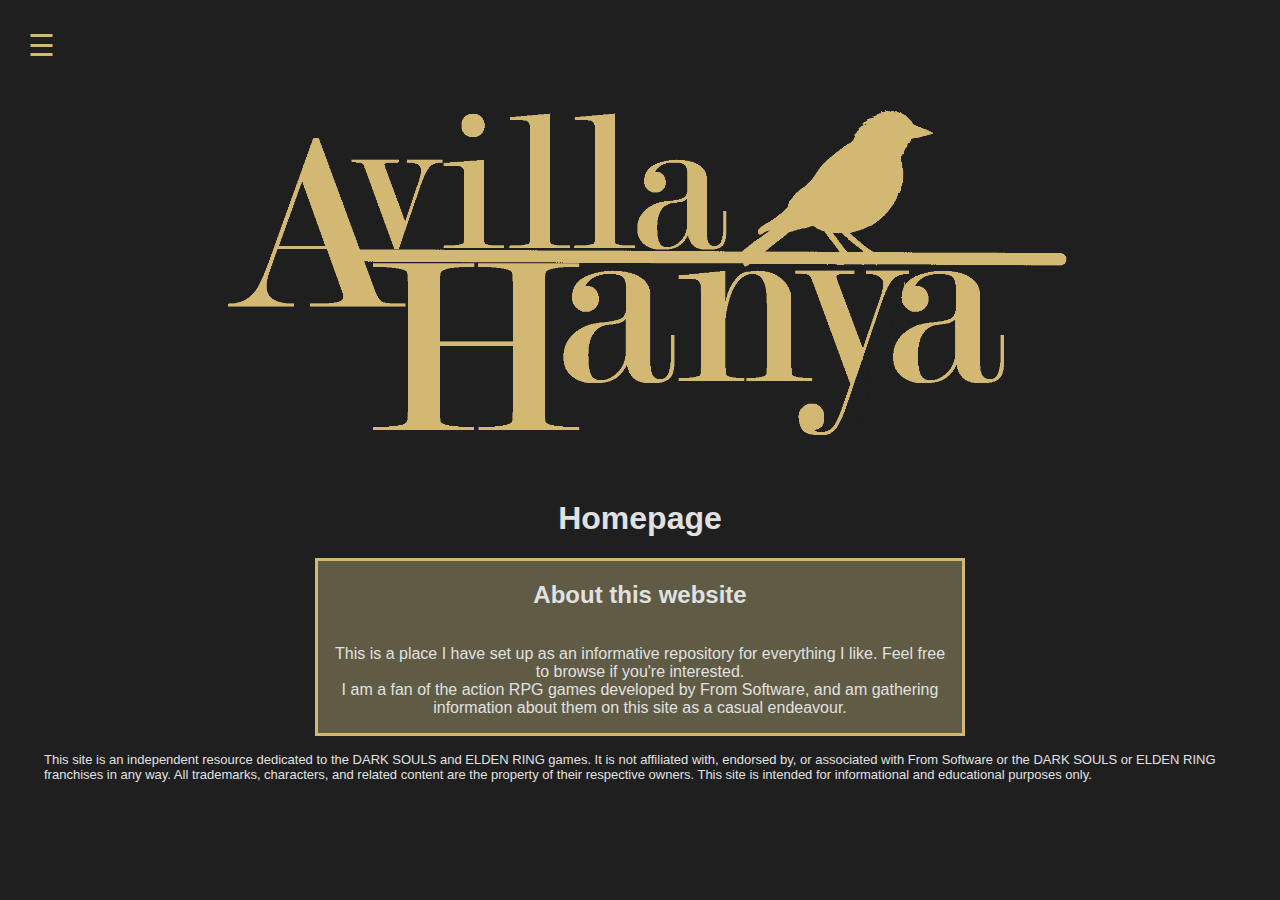
<file: index.html>
<!DOCTYPE html>
<html lang="en">
  <head>
    <meta charset="UTF-8" />
    <meta name="viewport" content="width=device-width, initial-scale=1.0" />
    <title>Avilla Hanya</title>
    <link rel="icon" type="image/x-icon" href="/Images/lark_favicon.png">
    <link rel="stylesheet" href="/Pages/style.css" />
    <script src="/Pages/script.js"></script>
  </head>

  <body>
    <section id="main">
      <section id="sideNav" class="sideNav">
        <a href="javascript:void(0)" class="closeButton" onclick="closeNav()"
          >&times;</a
        >
        <a href="index.html">Home</a>
        <a href="dsmain.html">Dark Souls</a>
        <a href="ermain.html">Elden Ring</a>
        <a href="nrmain.html">Elden Ring: Nightreign</a>
        <a href="optimiser.html">Class Optimiser</a>
      </section>
      <span onclick="openNav()">&#9776;</span>
      <main>
        <section class="logoHeader">
          <a href="quiz.html"><img src="/Images/avillahanya_logo_er.png" /></a>
        </section>
        <h1>Homepage</h1>
        <section class="textBox">
          <h2>About this website</h2>
          <p>
            This is a place I have set up as an informative repository for
            everything I like. Feel free to browse if you're interested.
            <br>
            I am a fan of the action RPG games developed by From Software, and am gathering information about them on this site as a casual endeavour.
          </p>
        </section>
      </main>
      <footer>
        <p class="footerDisc">
          This site is an independent resource dedicated to the DARK SOULS and ELDEN RING games. It is not affiliated with, endorsed by, or associated with From Software or the DARK SOULS or ELDEN RING franchises in any way. All trademarks, characters, and related content are the property of their respective owners. This site is intended for informational and educational purposes only.
        </p>
      </footer>
    </section>
  </body>
</html>
</file>
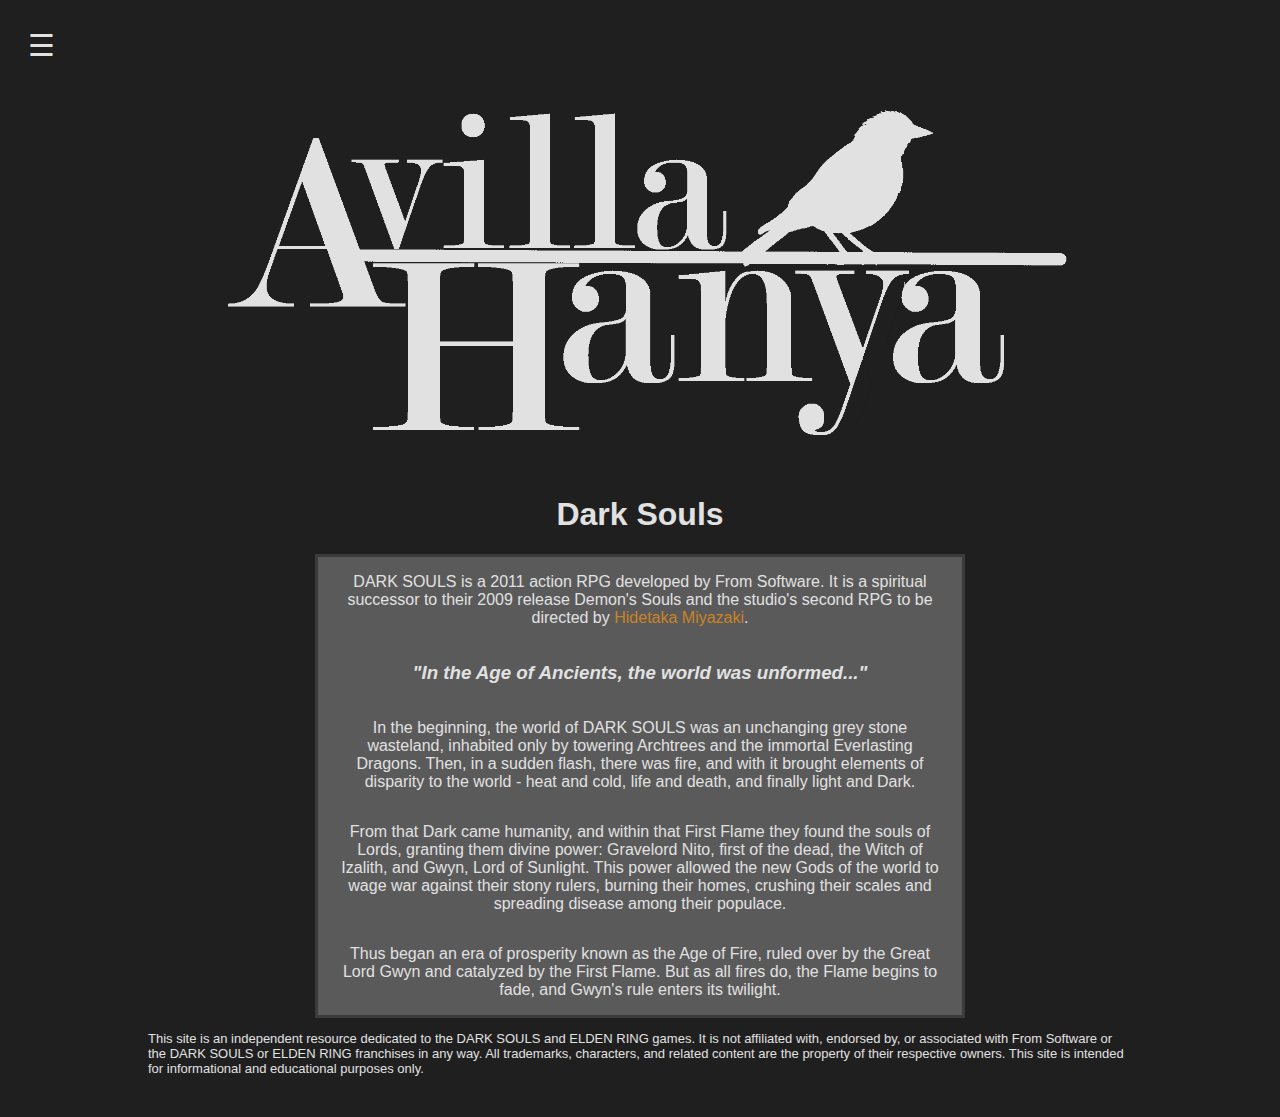
<file: dsmain.html>
<!DOCTYPE html>
<html lang="en">
  <head>
    <meta charset="UTF-8" />
    <meta name="viewport" content="width=device-width, initial-scale=1.0" />
    <title>Dark Souls - Avilla Hanya</title>
    <link rel="icon" type="image/x-icon" href="Images/ds_favicon.png" />
    <link rel="stylesheet" href="Pages/style_ds.css" />
    <script src="Pages/script.js"></script>
  </head>

  <body>
    <section id="main">
      <section id="sideNav" class="sideNav">
        <a href="javascript:void(0)" class="closeButton" onclick="closeNav()">&times;</a>
        <a href="index.html">Home</a>
        <a href="dsmain.html">Dark Souls</a>
        <a href="ermain.html">Elden Ring</a>
        <a href="nrmain.html">Elden Ring: Nightreign</a>
        <a href="optimiser.html">Class Optimiser</a>
      </section>
      <span onclick="openNav()">&#9776;</span>
      <main>
        <header class="logoHeader">
          <img src="Images/avillahanya_logo_ds.png" />
        </header>
        <h1>Dark Souls</h1>
        <section class="textBox">
          <p>
            DARK SOULS is a 2011 action RPG developed by From Software. It is a spiritual successor to their 2009 release Demon's Souls and the studio's second RPG to be directed by <a href="https://en.wikipedia.org/wiki/Hidetaka_Miyazaki">Hidetaka Miyazaki</a>.
          </p>
          <h3><i>"In the Age of Ancients, the world was unformed..."</i></h3>
          <p>
            In the beginning, the world of DARK SOULS was an unchanging grey stone wasteland, inhabited only by towering Archtrees and the immortal Everlasting Dragons. Then, in a sudden flash, there was fire, and with it brought elements of disparity to the world - heat and cold, life and death, and finally light and Dark.
          </p>
          <p>
            From that Dark came humanity, and within that First Flame they found the souls of Lords, granting them divine power: Gravelord Nito, first of the dead, the Witch of Izalith, and Gwyn, Lord of Sunlight. This power allowed the new Gods of the world to wage war against their stony rulers, burning their homes, crushing their scales and spreading disease among their populace.
          </p>
          <p>
            Thus began an era of prosperity known as the Age of Fire, ruled over by the Great Lord Gwyn and catalyzed by the First Flame. But as all fires do, the Flame begins to fade, and Gwyn's rule enters its twilight.
          </p>
        </section>
      </main>
      <footer>
        <p class="footerDisc">
          This site is an independent resource dedicated to the DARK SOULS and
          ELDEN RING games. It is not affiliated with, endorsed by, or
          associated with From Software or the DARK SOULS or ELDEN RING
          franchises in any way. All trademarks, characters, and related content
          are the property of their respective owners. This site is intended for
          informational and educational purposes only.
        </p>
      </footer>
    </section>
  </body>
</html>
</file>
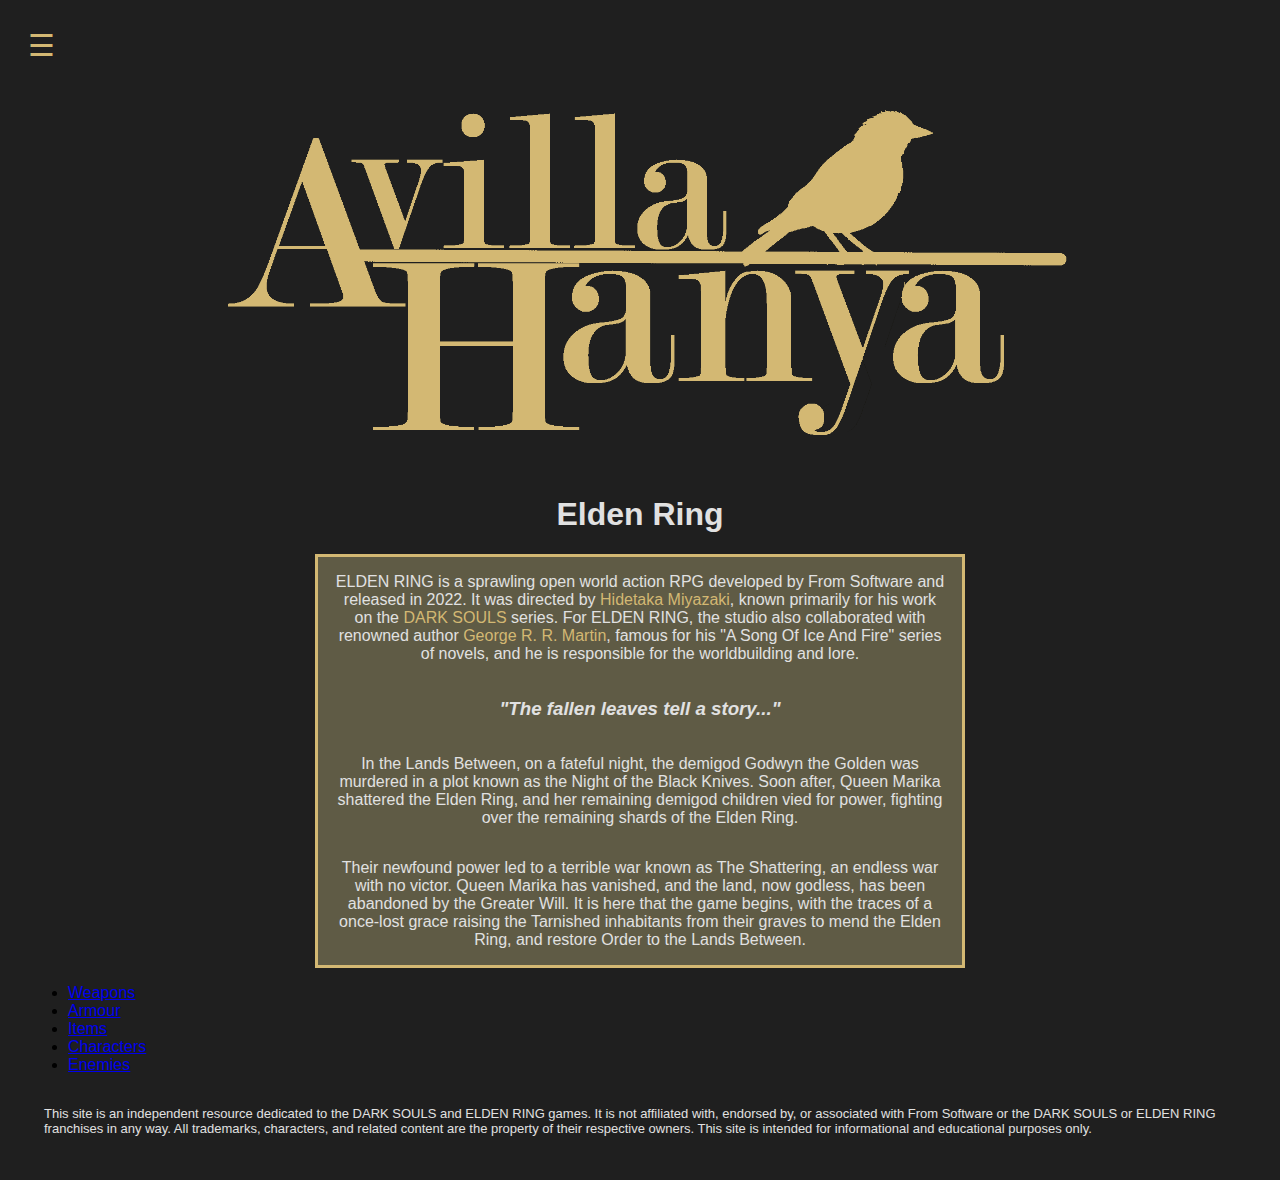
<file: ermain.html>
<!DOCTYPE html>
<html lang="en">
  <head>
    <meta charset="UTF-8" />
    <meta name="viewport" content="width=device-width, initial-scale=1.0" />
    <title>Elden Ring - Avilla Hanya</title>
    <link rel="icon" type="image/x-icon" href="Images/lark_favicon.png" />
    <link rel="stylesheet" href="Pages/style.css" />
    <script src="Pages/script.js"></script>
  </head>

  <body>
    <section id="main">
      <section id="sideNav" class="sideNav">
        <a href="javascript:void(0)" class="closeButton" onclick="closeNav()"
          >&times;</a
        >
        <a href="index.html">Home</a>
        <a href="dsmain.html">Dark Souls</a>
        <a href="ermain.html">Elden Ring</a>
        <a href="nrmain.html">Elden Ring: Nightreign</a>
        <a href="optimiser.html">Class Optimiser</a>
      </section>
      <span onclick="openNav()">&#9776;</span>
      <main>
        <header class="logoHeader">
          <img src="Images/avillahanya_logo_er.png" />
        </header>
        <h1>Elden Ring</h1>
        <section class="textBox">
          <p>
            ELDEN RING is a sprawling open world action RPG developed by From
            Software and released in 2022. It was directed by
            <a href="https://en.wikipedia.org/wiki/Hidetaka_Miyazaki"
              >Hidetaka Miyazaki</a
            >, known primarily for his work on the
            <a href="dsmain.html">DARK SOULS</a> series. For ELDEN RING, the
            studio also collaborated with renowned author
            <a href="https://en.wikipedia.org/wiki/George_R._R._Martin"
              >George R. R. Martin</a
            >, famous for his "A Song Of Ice And Fire" series of novels, and he
            is responsible for the worldbuilding and lore.
          </p>
          <h3><i>"The fallen leaves tell a story..."</i></h3>
          <p>
            In the Lands Between, on a fateful night, the demigod Godwyn the
            Golden was murdered in a plot known as the Night of the Black
            Knives. Soon after, Queen Marika shattered the Elden Ring, and her
            remaining demigod children vied for power, fighting over the
            remaining shards of the Elden Ring.
          </p>
          <p>
            Their newfound power led to a terrible war known as The Shattering,
            an endless war with no victor. Queen Marika has vanished, and the
            land, now godless, has been abandoned by the Greater Will. It is
            here that the game begins, with the traces of a once-lost grace
            raising the Tarnished inhabitants from their graves to mend the
            Elden Ring, and restore Order to the Lands Between.
          </p>
        </section>
        <ul class="subNav">
          <li><a href="partisan.html">Weapons</a></li>
          <li><a href="index.html">Armour</a></li>
          <li><a href="index.html">Items</a></li>
          <li><a href="index.html">Characters</a></li>
          <li><a href="index.html">Enemies</a></li>
        </ul>
      </main>
      <footer>
        <p class="footerDisc">
          This site is an independent resource dedicated to the DARK SOULS and
          ELDEN RING games. It is not affiliated with, endorsed by, or
          associated with From Software or the DARK SOULS or ELDEN RING
          franchises in any way. All trademarks, characters, and related content
          are the property of their respective owners. This site is intended for
          informational and educational purposes only.
        </p>
      </footer>
    </section>
  </body>
</html>
</file>
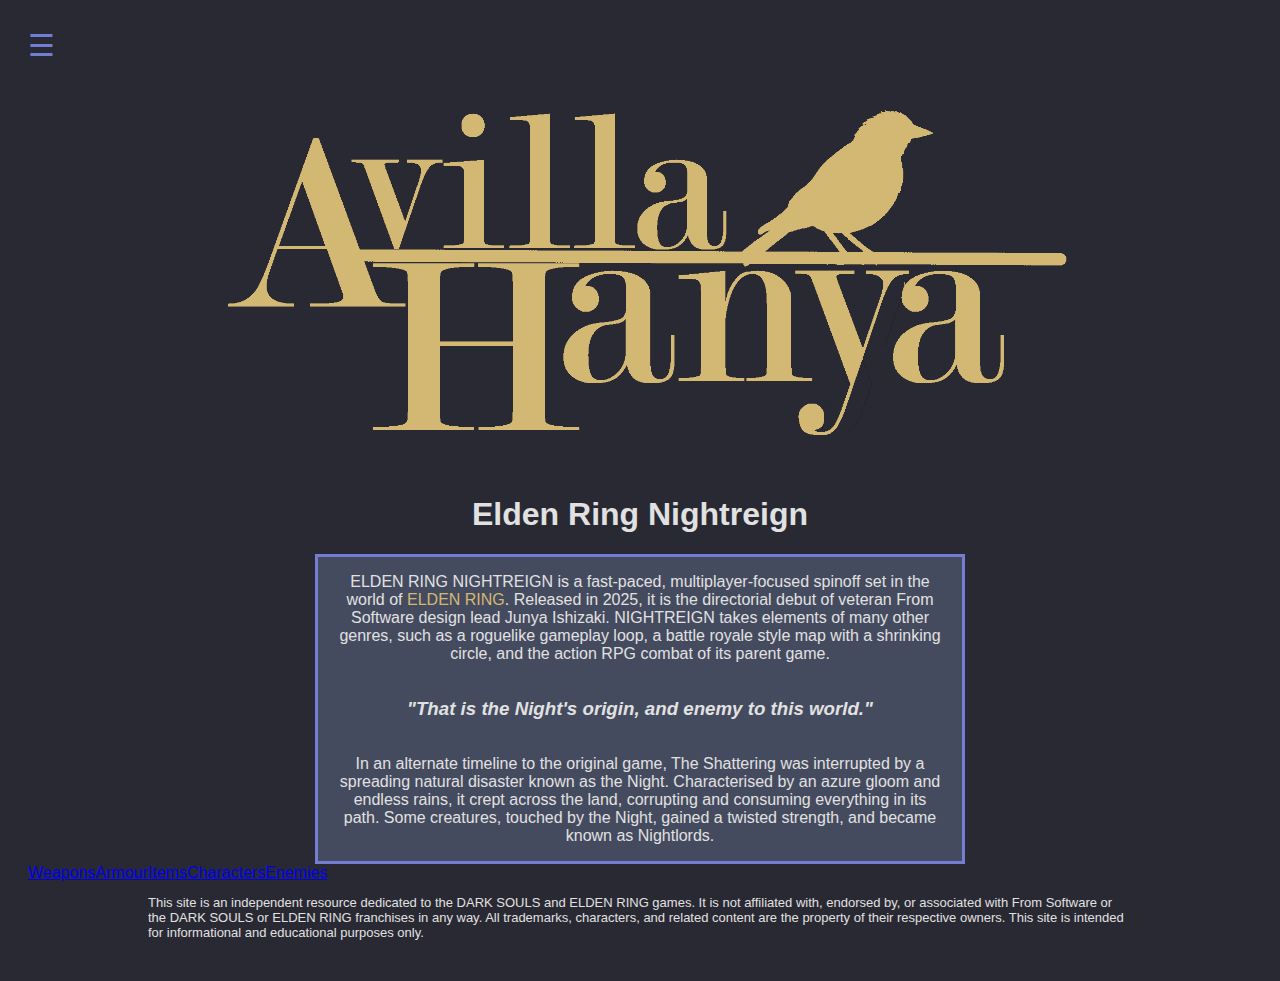
<file: nrmain.html>
<!DOCTYPE html>
<html lang="en">
  <head>
    <meta charset="UTF-8" />
    <meta name="viewport" content="width=device-width, initial-scale=1.0" />
    <title>Nightreign - Avilla Hanya</title>
    <link rel="icon" type="image/x-icon" href="Images/lark_favicon.png">
    <link rel="stylesheet" href="Pages/style_nr.css" />
    <script src="Pages/script.js"></script>
  </head>

  <body>
    <section id="main">
      <section id="sideNav" class="sideNav">
        <a href="javascript:void(0)" class="closeButton" onclick="closeNav()">&times;</a>
        <a href="index.html">Home</a>
        <a href="dsmain.html">Dark Souls</a>
        <a href="ermain.html">Elden Ring</a>
        <a href="nrmain.html">Elden Ring: Nightreign</a>
        <a href="optimiser.html">Class Optimiser</a>
      </section>
      <span onclick="openNav()">&#9776;</span>
      <main>
        <header class="logoHeader">
          <img src="Images/avillahanya_logo_er.png" />
        </header>
      <h1>Elden Ring Nightreign</h1>
        <section class="textBox">
            <p>
            ELDEN RING NIGHTREIGN is a fast-paced, multiplayer-focused spinoff set in the world of <a href="ermain.html">ELDEN RING</a>. Released in 2025, it is the directorial debut of veteran From Software design lead Junya Ishizaki. NIGHTREIGN takes elements of many other genres, such as a roguelike gameplay loop, a battle royale style map with a shrinking circle, and the action RPG combat of its parent game.
            </p>
            <h3><i>"That is the Night's origin, and enemy to this world."</i></h3>
            <p>
            In an alternate timeline to the original game, The Shattering was interrupted by a spreading natural disaster known as the Night. Characterised by an azure gloom and endless rains, it crept across the land, corrupting and consuming everything in its path. Some creatures, touched by the Night, gained a twisted strength, and became known as Nightlords.
            </p>
            
        </section>
        <ul class="subNav">
          <li><a href="index.html">Weapons</a></li>
          <li><a href="index.html">Armour</a></li>
          <li><a href="index.html">Items</a></li>
          <li><a href="wylder.html">Characters</a></li>
          <li><a href="index.html">Enemies</a></li>
        </ul>
      </main>
        <footer>
        <p class="footerDisc">
          This site is an independent resource dedicated to the DARK SOULS and
          ELDEN RING games. It is not affiliated with, endorsed by, or
          associated with From Software or the DARK SOULS or ELDEN RING
          franchises in any way. All trademarks, characters, and related content
          are the property of their respective owners. This site is intended for
          informational and educational purposes only.
        </p>
      </footer>
    </section>
  </body>
</html>
</file>
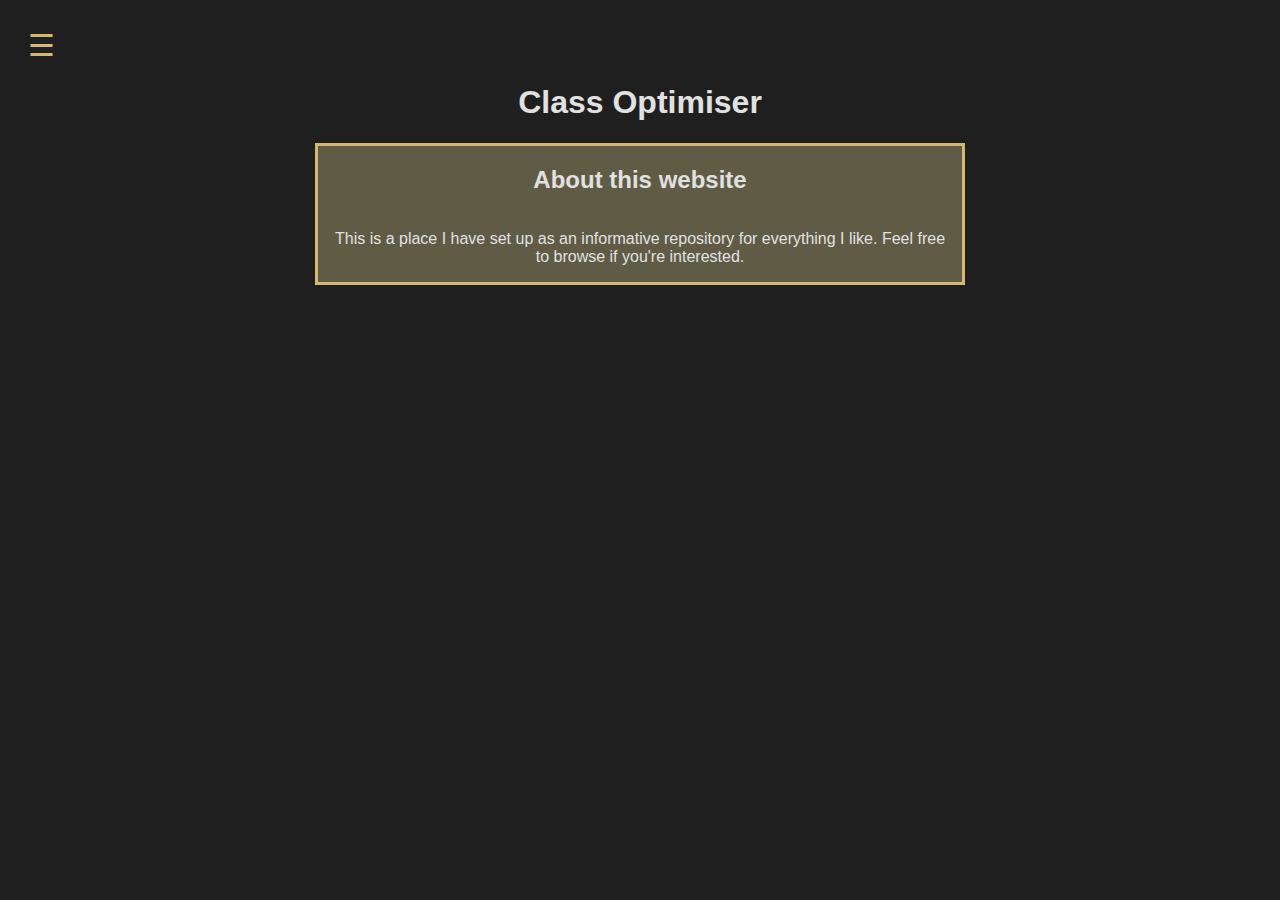
<file: optimiser.html>
<!DOCTYPE html>
<html lang="en">
  <head>
    <meta charset="UTF-8" />
    <meta name="viewport" content="width=device-width, initial-scale=1.0" />
    <title>Class Optimiser - Avilla Hanya</title>
    <link rel="icon" type="image/x-icon" href="Images/lark_favicon.png">
    <link rel="stylesheet" href="Pages/style.css" />
    <script src="Pages/script.js"></script>
  </head>

  <body>
    <section id="main">
      <section id="sideNav" class="sideNav">
        <a href="javascript:void(0)" class="closeButton" onclick="closeNav()">&times;</a>
        <a href="index.html">Home</a>
        <a href="dsmain.html">Dark Souls</a>
        <a href="ermain.html">Elden Ring</a>
        <a href="nrmain.html">Elden Ring: Nightreign</a>
        <a href="optimiser.html">Class Optimiser</a>
      </section>
      <span onclick="openNav()">&#9776;</span>
      <main>
      <header>
      <h1>Class Optimiser</h1>
      </header>
        <section class="textBox">
          <h2>About this website</h2>
            <p>
            This is a place I have set up as an informative repository for
            everything I like. Feel free to browse if you're interested.
            </p>
        </section>
      </main>
    </section>
  </body>
</html>
</file>
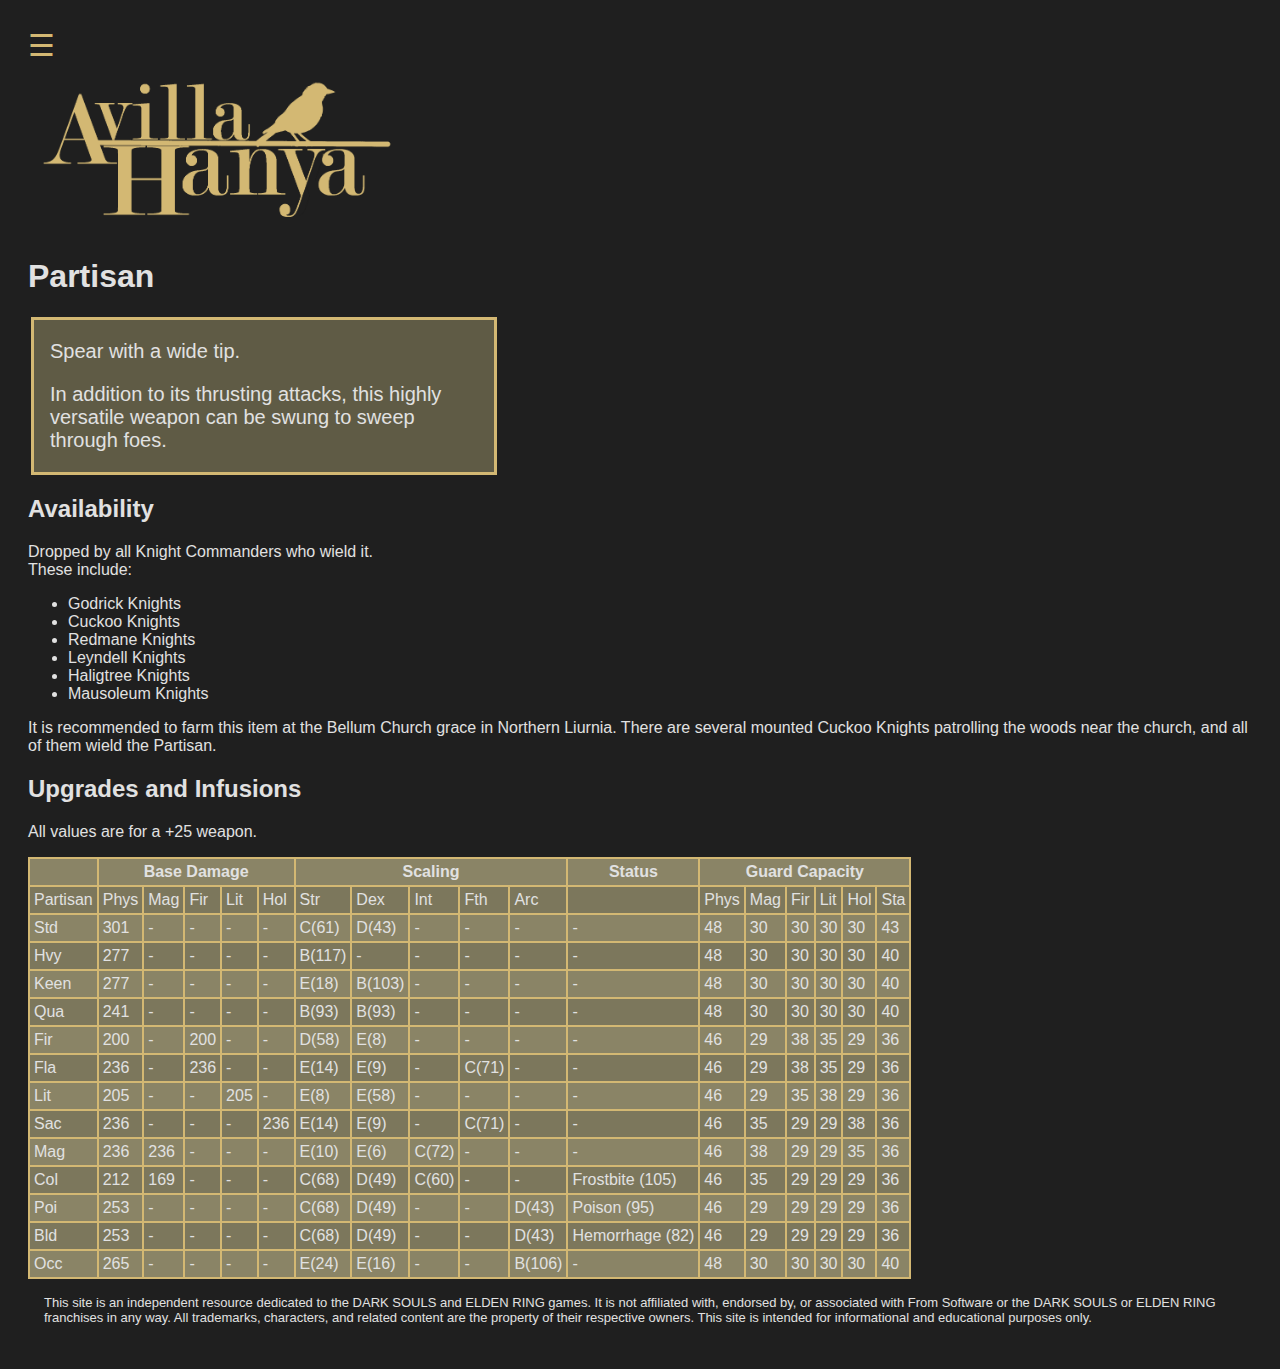
<file: partisan.html>
<!DOCTYPE html>
<html lang="en">
  <head>
    <meta charset="UTF-8" />
    <meta name="viewport" content="width=device-width, initial-scale=1.0" />
    <title>Partisan - Avilla Hanya</title>
    <link rel="icon" type="image/x-icon" href="Images/lark_favicon.png">
    <link rel="stylesheet" href="Pages/style_weapon.css" />
    <script src="Pages/script.js"></script>
  </head>

  <body>
    <section id="main">
      <section id="sideNav" class="sideNav">
        <a href="javascript:void(0)" class="closeButton" onclick="closeNav()"
          >&times;</a
        >
        <a href="index.html">Home</a>
        <a href="dsmain.html">Dark Souls</a>
        <a href="ermain.html">Elden Ring</a>
        <a href="nrmain.html">Elden Ring: Nightreign</a>
        <a href="optimiser.html">Class Optimiser</a>
      </section>
      <span onclick="openNav()">&#9776;</span>
      <header class="pageHeader">
        <img height="170px" src="Images/avillahanya_logo_er.png" />
        <h1>Partisan</h1>
      </header>
      <main>
        <section class="textBox">
          <p>
            Spear with a wide tip.
          </p>
          <p>
            In addition to its thrusting attacks, this highly versatile weapon can be swung to sweep through foes.
          </p>
        </section>
        <h2>Availability</h2>
        <p>
          Dropped by all Knight Commanders who wield it. 
          <br>
          These include:
          <ul>
            <li>Godrick Knights</li>
            <li>Cuckoo Knights</li>
            <li>Redmane Knights</li>
            <li>Leyndell Knights</li>
            <li>Haligtree Knights</li>
            <li>Mausoleum Knights</li>
          </ul>
        </p>
        <p>
        It is recommended to farm this item at the Bellum Church grace in Northern Liurnia. There are several mounted Cuckoo Knights patrolling the woods near the church, and all of them wield the Partisan.
        </p>
        <h2>Upgrades and Infusions</h2>
        <p>
          All values are for a +25 weapon.
        </p>
        <table>
          <tr>
            <th></th>
            <th colspan="5">Base Damage</th>
            <th colspan="5">Scaling</th>
            <th colspan="1">Status</th>
            <th colspan="6">Guard Capacity</th>
          </tr>
          <tr>
            <td>Partisan</td>
            <td>Phys</td>
            <td>Mag</td>
            <td>Fir</td>
            <td>Lit</td>
            <td>Hol</td>
            <td>Str</td>
            <td>Dex</td>
            <td>Int</td>
            <td>Fth</td>
            <td>Arc</td>
            <td></td>
            <td>Phys</td>
            <td>Mag</td>
            <td>Fir</td>
            <td>Lit</td>
            <td>Hol</td>
            <td>Sta</td>
          </tr>
          <tr>
            <td>Std</td>
            <td>301</td>
            <td>-</td>
            <td>-</td>
            <td>-</td>
            <td>-</td>
            <td>C(61)</td>
            <td>D(43)</td>
            <td>-</td>
            <td>-</td>
            <td>-</td>
            <td>-</td>
            <td>48</td>
            <td>30</td>
            <td>30</td>
            <td>30</td>
            <td>30</td>
            <td>43</td>
          </tr>
          <tr>
            <td>Hvy</td>
            <td>277</td>
            <td>-</td>
            <td>-</td>
            <td>-</td>
            <td>-</td>
            <td>B(117)</td>
            <td>-</td>
            <td>-</td>
            <td>-</td>
            <td>-</td>
            <td>-</td>
            <td>48</td>
            <td>30</td>
            <td>30</td>
            <td>30</td>
            <td>30</td>
            <td>40</td>
          </tr>
          <tr>
            <td>Keen</td>
            <td>277</td>
            <td>-</td>
            <td>-</td>
            <td>-</td>
            <td>-</td>
            <td>E(18)</td>
            <td>B(103)</td>
            <td>-</td>
            <td>-</td>
            <td>-</td>
            <td>-</td>
            <td>48</td>
            <td>30</td>
            <td>30</td>
            <td>30</td>
            <td>30</td>
            <td>40</td>
          </tr>
          <tr>
            <td>Qua</td>
            <td>241</td>
            <td>-</td>
            <td>-</td>
            <td>-</td>
            <td>-</td>
            <td>B(93)</td>
            <td>B(93)</td>
            <td>-</td>
            <td>-</td>
            <td>-</td>
            <td>-</td>
            <td>48</td>
            <td>30</td>
            <td>30</td>
            <td>30</td>
            <td>30</td>
            <td>40</td>
          </tr>
          <tr>
            <td>Fir</td>
            <td>200</td>
            <td>-</td>
            <td>200</td>
            <td>-</td>
            <td>-</td>
            <td>D(58)</td>
            <td>E(8)</td>
            <td>-</td>
            <td>-</td>
            <td>-</td>
            <td>-</td>
            <td>46</td>
            <td>29</td>
            <td>38</td>
            <td>35</td>
            <td>29</td>
            <td>36</td>
          </tr>
          <tr>
            <td>Fla</td>
            <td>236</td>
            <td>-</td>
            <td>236</td>
            <td>-</td>
            <td>-</td>
            <td>E(14)</td>
            <td>E(9)</td>
            <td>-</td>
            <td>C(71)</td>
            <td>-</td>
            <td>-</td>
            <td>46</td>
            <td>29</td>
            <td>38</td>
            <td>35</td>
            <td>29</td>
            <td>36</td>
          </tr>
          <tr>
            <td>Lit</td>
            <td>205</td>
            <td>-</td>
            <td>-</td>
            <td>205</td>
            <td>-</td>
            <td>E(8)</td>
            <td>E(58)</td>
            <td>-</td>
            <td>-</td>
            <td>-</td>
            <td>-</td>
            <td>46</td>
            <td>29</td>
            <td>35</td>
            <td>38</td>
            <td>29</td>
            <td>36</td>
          </tr>
          <tr>
            <td>Sac</td>
            <td>236</td>
            <td>-</td>
            <td>-</td>
            <td>-</td>
            <td>236</td>
            <td>E(14)</td>
            <td>E(9)</td>
            <td>-</td>
            <td>C(71)</td>
            <td>-</td>
            <td>-</td>
            <td>46</td>
            <td>35</td>
            <td>29</td>
            <td>29</td>
            <td>38</td>
            <td>36</td>
          </tr>
          <tr>
            <td>Mag</td>
            <td>236</td>
            <td>236</td>
            <td>-</td>
            <td>-</td>
            <td>-</td>
            <td>E(10)</td>
            <td>E(6)</td>
            <td>C(72)</td>
            <td>-</td>
            <td>-</td>
            <td>-</td>
            <td>46</td>
            <td>38</td>
            <td>29</td>
            <td>29</td>
            <td>35</td>
            <td>36</td>
          </tr>
          <tr>
            <td>Col</td>
            <td>212</td>
            <td>169</td>
            <td>-</td>
            <td>-</td>
            <td>-</td>
            <td>C(68)</td>
            <td>D(49)</td>
            <td>C(60)</td>
            <td>-</td>
            <td>-</td>
            <td>Frostbite (105)</td>
            <td>46</td>
            <td>35</td>
            <td>29</td>
            <td>29</td>
            <td>29</td>
            <td>36</td>
          </tr>
          <tr>
            <td>Poi</td>
            <td>253</td>
            <td>-</td>
            <td>-</td>
            <td>-</td>
            <td>-</td>
            <td>C(68)</td>
            <td>D(49)</td>
            <td>-</td>
            <td>-</td>
            <td>D(43)</td>
            <td>Poison (95)</td>
            <td>46</td>
            <td>29</td>
            <td>29</td>
            <td>29</td>
            <td>29</td>
            <td>36</td>
          </tr>
          <tr>
            <td>Bld</td>
            <td>253</td>
            <td>-</td>
            <td>-</td>
            <td>-</td>
            <td>-</td>
            <td>C(68)</td>
            <td>D(49)</td>
            <td>-</td>
            <td>-</td>
            <td>D(43)</td>
            <td>Hemorrhage (82)</td>
            <td>46</td>
            <td>29</td>
            <td>29</td>
            <td>29</td>
            <td>29</td>
            <td>36</td>
          </tr>
          <tr>
            <td>Occ</td>
            <td>265</td>
            <td>-</td>
            <td>-</td>
            <td>-</td>
            <td>-</td>
            <td>E(24)</td>
            <td>E(16)</td>
            <td>-</td>
            <td>-</td>
            <td>B(106)</td>
            <td>-</td>
            <td>48</td>
            <td>30</td>
            <td>30</td>
            <td>30</td>
            <td>30</td>
            <td>40</td>
          </tr>
        </table>
      </main>
      <footer>
        <p class="footerDisc">
          This site is an independent resource dedicated to the DARK SOULS and ELDEN RING games. It is not affiliated with, endorsed by, or associated with From Software or the DARK SOULS or ELDEN RING franchises in any way. All trademarks, characters, and related content are the property of their respective owners. This site is intended for informational and educational purposes only.
        </p>
      </footer>
    </section>
  </body>
</html>
</file>
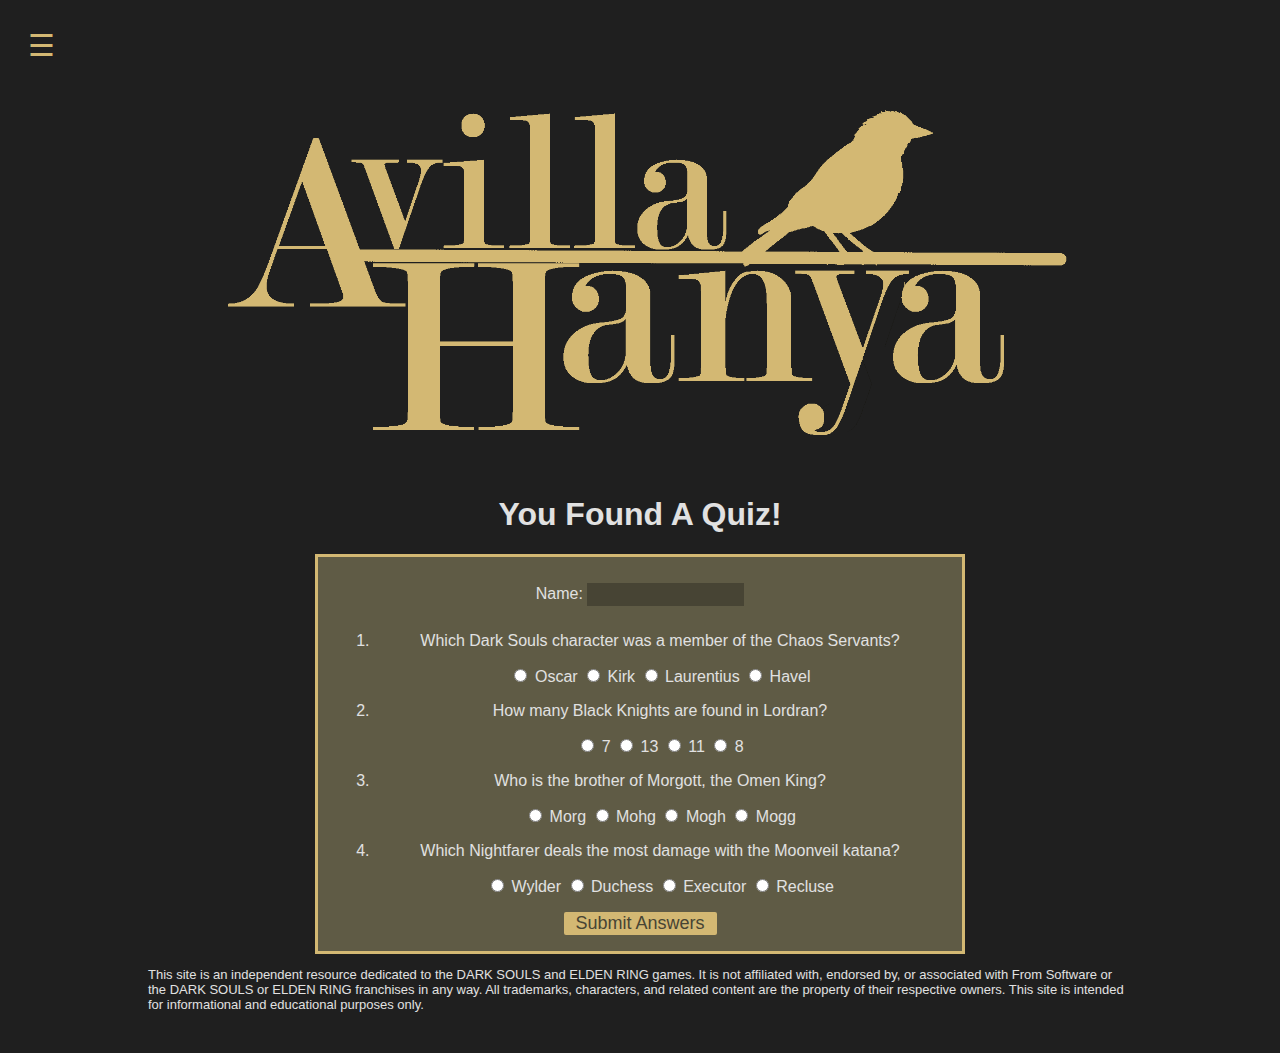
<file: quiz.html>
<!DOCTYPE html>
<html lang="en">
  <head>
    <meta charset="UTF-8" />
    <meta name="viewport" content="width=device-width, initial-scale=1.0" />
    <title>A Hidden Quiz?</title>
    <link rel="icon" type="image/x-icon" href="/Images/lark_favicon.png" />
    <link rel="stylesheet" href="/Pages/style_quiz.css" />
    <script src="/Pages/script.js"></script>
  </head>

  <body>
    <section id="main">
      <section id="sideNav" class="sideNav">
        <a href="javascript:void(0)" class="closeButton" onclick="closeNav()"
          >&times;</a
        >
        <a href="index.html">Home</a>
        <a href="dsmain.html">Dark Souls</a>
        <a href="ermain.html">Elden Ring</a>
        <a href="nrmain.html">Elden Ring: Nightreign</a>
        <a href="optimiser.html">Class Optimiser</a>
      </section>
      <span onclick="openNav()">&#9776;</span>
      <main>
        <section class="logoHeader">
          <img src="/Images/avillahanya_logo_er.png" />
        </section>
        <h1>You Found A Quiz!</h1>
        <section class="quizBox">
          <form name="quiz">
            <label for="name">Name: </label
            ><input type="text" name="name" maxlength="20" size="20" />
            <ol>
              <li>
                <p>
                  Which Dark Souls character was a member of the Chaos Servants?
                </p>
                <input type="radio" name="chaos" value="oscar" />
                <label for="oscar">Oscar</label>
                <input type="radio" name="chaos" value="kirk" />
                <label for="kirk">Kirk</label>
                <input type="radio" name="chaos" value="laurentius" />
                <label for="laurentius">Laurentius</label>
                <input type="radio" name="chaos" value="havel" />
                <label for="havel">Havel</label><br />
              </li>

              <li>
                <p>How many Black Knights are found in Lordran?</p>
                <input type="radio" name="knights" value="seven" />
                <label for="seven">7</label>
                <input type="radio" name="knights" value="thirteen" />
                <label for="thirteen">13</label>
                <input type="radio" name="knights" value="eleven" />
                <label for="eleven">11</label>
                <input type="radio" name="knights" value="eight" />
                <label for="eight">8</label><br />
              </li>

              <li>
                <p>Who is the brother of Morgott, the Omen King?</p>
                <input type="radio" name="omen" value="morg" />
                <label for="morg">Morg</label>
                <input type="radio" name="omen" value="mohg" />
                <label for="mohg">Mohg</label>
                <input type="radio" name="omen" value="mogh" />
                <label for="mogh">Mogh</label>
                <input type="radio" name="omen" value="mogg" />
                <label for="mogg">Mogg</label><br />
              </li>

              <li>
                <p>
                  Which Nightfarer deals the most damage with the Moonveil
                  katana?
                </p>
                <input type="radio" name="moonveil" value="wylder" />
                <label for="wylder">Wylder</label>
                <input type="radio" name="moonveil" value="duchess" />
                <label for="duchess">Duchess</label>
                <input type="radio" name="moonveil" value="executor" />
                <label for="executor">Executor</label>
                <input type="radio" name="moonveil" value="recluse" />
                <label for="recluse">Recluse</label><br />
              </li>
            </ol>
          </form>
          <button type="button" onclick="checkAnswers()">Submit Answers</button>
        </section>
      </main>
      <footer>
        <p class="footerDisc">
          This site is an independent resource dedicated to the DARK SOULS and
          ELDEN RING games. It is not affiliated with, endorsed by, or
          associated with From Software or the DARK SOULS or ELDEN RING
          franchises in any way. All trademarks, characters, and related content
          are the property of their respective owners. This site is intended for
          informational and educational purposes only.
        </p>
      </footer>
    </section>
  </body>
</html>
</file>
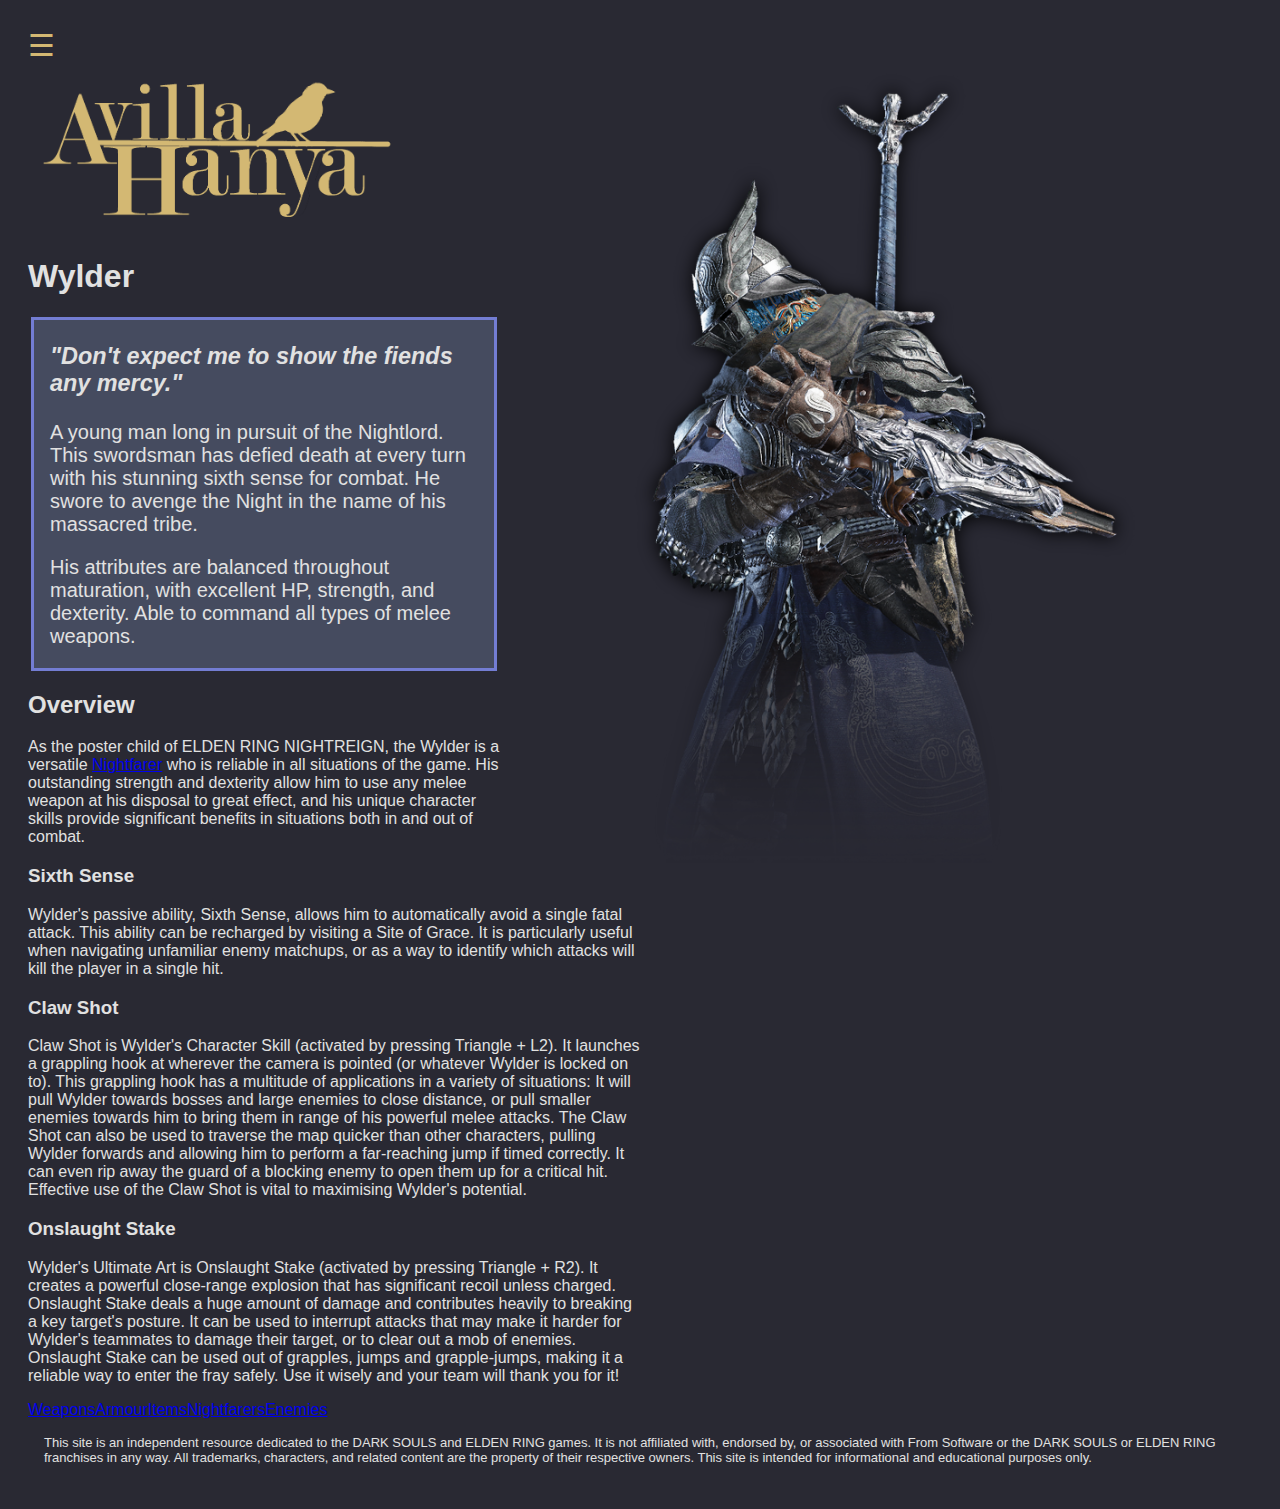
<file: wylder.html>
<!DOCTYPE html>
<html lang="en">
  <head>
    <meta charset="UTF-8" />
    <meta name="viewport" content="width=device-width, initial-scale=1.0" />
    <title>Wylder - Avilla Hanya</title>
    <link rel="icon" type="image/x-icon" href="Images/lark_favicon.png">
    <link rel="stylesheet" href="Pages/style_weapon_nr.css" />
    <script src="Pages/script.js"></script>
  </head>

  <body>
    <section id="main">
      <section id="sideNav" class="sideNav">
        <a href="javascript:void(0)" class="closeButton" onclick="closeNav()">&times;</a>
        <a href="index.html">Home</a>
        <a href="dsmain.html">Dark Souls</a>
        <a href="ermain.html">Elden Ring</a>
        <a href="nrmain.html">Elden Ring: Nightreign</a>
        <a href="optimiser.html">Class Optimiser</a>
      </section>
      <span onclick="openNav()">&#9776;</span>
      <main>
        <img height="800px" class="subjectImg" src="Images/wylder_transparent.png">
        <header class="pageHeader">
          <img height="170px" src="Images/avillahanya_logo_er.png" />
          <h1>Wylder</h1>
        </header>
        
        <section class="textBox">
          <h3><i>"Don't expect me to show the fiends any mercy."</i></h3>
            <p>
            A young man long in pursuit of the Nightlord. This swordsman has defied death at every turn with his stunning sixth sense for combat. He swore to avenge the Night in the name of his massacred tribe.
            </p>
            <p>
            His attributes are balanced throughout maturation, with excellent HP, strength, and dexterity. Able to command all types of melee weapons.
            </p>
        </section>
        <h2>Overview</h2>
        <p class="descriptionBox">
          As the poster child of ELDEN RING NIGHTREIGN, the Wylder is a versatile <a href="wylder.html">Nightfarer</a> who is reliable in all situations of the game. His outstanding strength and dexterity allow him to use any melee weapon at his disposal to great effect, and his unique character skills provide significant benefits in situations both in and out of combat.
        </p>
        <h3>Sixth Sense</h3>
        <p class="descriptionBox">
          Wylder's passive ability, Sixth Sense, allows him to automatically avoid a single fatal attack. This ability can be recharged by visiting a Site of Grace. It is particularly useful when navigating unfamiliar enemy matchups, or as a way to identify which attacks will kill the player in a single hit.
        </p>
        <h3>Claw Shot</h3>
        <p class="descriptionBox">
          Claw Shot is Wylder's Character Skill (activated by pressing Triangle + L2). It launches a grappling hook at wherever the camera is pointed (or whatever Wylder is locked on to). This grappling hook has a multitude of applications in a variety of situations: It will pull Wylder towards bosses and large enemies to close distance, or pull smaller enemies towards him to bring them in range of his powerful melee attacks. The Claw Shot can also be used to traverse the map quicker than other characters, pulling Wylder forwards and allowing him to perform a far-reaching jump if timed correctly. It can even rip away the guard of a blocking enemy to open them up for a critical hit. Effective use of the Claw Shot is vital to maximising Wylder's potential.
        </p>
        <h3>Onslaught Stake</h3>
        <p class="descriptionBox">
          Wylder's Ultimate Art is Onslaught Stake (activated by pressing Triangle + R2). It creates a powerful close-range explosion that has significant recoil unless charged. Onslaught Stake deals a huge amount of damage and contributes heavily to breaking a key target's posture. It can be used to interrupt attacks that may make it harder for Wylder's teammates to damage their target, or to clear out a mob of enemies. Onslaught Stake can be used out of grapples, jumps and grapple-jumps, making it a reliable way  to enter the fray safely. Use it wisely and your team will thank you for it!
        </p>
        <ul class="subNav">
          <li><a href="index.html">Weapons</a></li>
          <li><a href="index.html">Armour</a></li>
          <li><a href="index.html">Items</a></li>
          <li><a href="wylder.html">Nightfarers</a></li>
          <li><a href="index.html">Enemies</a></li>
        </ul>
      </main>
        <footer>
        <p class="footerDisc">
          This site is an independent resource dedicated to the DARK SOULS and
          ELDEN RING games. It is not affiliated with, endorsed by, or
          associated with From Software or the DARK SOULS or ELDEN RING
          franchises in any way. All trademarks, characters, and related content
          are the property of their respective owners. This site is intended for
          informational and educational purposes only.
        </p>
      </footer>
    </section>
  </body>
</html>
</file>
<file: Pages/style.css>
body {
        font-family: 'Gill Sans', 'Gill Sans MT', 'Calibri', 'Trebuchet MS', sans-serif;
        background-color: rgb(31, 31, 31);
        
      }
            .textBox {
            display:flex;
            flex-direction: column;
            background-color: rgb(95, 91, 69);
            color: rgb(225,225,225);
            text-align: center;
            border-style: solid;
            border-color: rgb(211, 184, 115);
            height: auto;
            width: 50%;
            margin: auto;
            padding-left: 16px;
            padding-right: 16px;
        }
        .quizBox {
            display:flex;
            flex-direction: column;
            background-color: rgb(95, 91, 69);
            color: rgb(225,225,225);
            text-align: center;
            border-style: solid;
            border-color: rgb(211, 184, 115);
            height: auto;
            width: 50%;
            margin: auto;
            padding-left: 16px;
            padding-right: 16px;
            padding-top: 16px;
            padding-bottom: 16px;
        }
h1 {
  color: rgb(225,225,225);
  text-align: center;
}
span {
  color: rgb(211, 184, 115);
  font-size: 30px;
  cursor: pointer;
}
img {
  max-width: 100%;
  width: 900px;
  height: auto;
}
.logoHeader {
  display: flex;
  justify-content: center;
}

.textBox a {
  color: rgb(211, 184, 115);
  text-decoration: none;
}

.textBox a:visited {
  color: rgb(211, 184, 115);
  text-decoration: none;
}

.textBox a:hover {
  color: rgb(138, 132, 102);
  text-decoration: none;
}

/*Sidebar navigation styling*/
.sideNav {
  height: 100%;
  width: 0;
  position: fixed;
  z-index: 1;
  top: 0;
  left: 0;
  background-color: rgb(41, 41, 41);
  overflow-x: hidden;
  padding-top: 60px;
  transition: 0.5s;
}

.sideNav a {
  padding: 8px 8px 8px 32px;
  text-decoration: none;
  font-size: 24px;
  color: rgb(211, 184, 115);
  display: block;
  transition: 0.3s;
}

.sideNav a:hover {
  color: rgb(138, 132, 102);
}

.sideNav .closeBtn {
  position: absolute;
  top: 0;
  right: 25px;
  font-size: 30px;
  margin-left: 50px;
}

/*Pushes everything to the right when the sidebar is opened*/ 
#main {
  transition: margin-left .5s;
  padding: 20px;
}

/*Adjusts text for mobile phone view*/
@media screen and (max-height: 450px) {
  .sideNav {padding-top: 15px;}
  .sideNav a {font-size: 18px;}
  .logoHeader {width: 0; height: 0;}
}

@media screen and (max-width: 600px) {
  .textBox {
    width:90%;
  }
}

.footerDisc {
  color: rgb(225,225,225);
  font-size: 13px;
  text-align: left;
  margin:auto;
  width: 100%;
  padding: 16px;
}
</file>
<file: Pages/style_ds.css>
body {
        font-family: 'Gill Sans', 'Gill Sans MT', 'Calibri', 'Trebuchet MS', sans-serif;
        background-color: rgb(31, 31, 31);
        
      }
            .textBox {
            display:flex;
            flex-direction: column;
            background-color: rgb(90, 90, 90);
            color: rgb(225,225,225);
            text-align: center;
            border-style: solid;
            border-color: rgb(59, 59, 59);
            height: auto;
            width: 50%;
            margin: auto;
            padding-left: 16px;
            padding-right: 16px;
        }
h1 {
  color: rgb(225,225,225);
  text-align: center;
}
span {
  color: rgb(226, 226, 226);
  font-size: 30px;
  cursor: pointer;
}
img {
  max-width: 100%;
  width: 900px;
  height: auto;
}
.logoHeader {
  display: flex;
  justify-content: center;
}

.textBox a {
  color: rgb(202,131,38);
  text-decoration: none;
}

.textBox a:visited {
  color: rgb(202,131,38);
  text-decoration: none;
}

.textBox a:hover {
  color: rgb(159, 103, 30);
  text-decoration: none;
}

/*Sidebar navigation styling*/
.sideNav {
  height: 100%;
  width: 0;
  position: fixed;
  z-index: 1;
  top: 0;
  left: 0;
  background-color: rgb(41, 41, 41);
  overflow-x: hidden;
  padding-top: 60px;
  transition: 0.5s;
}

.sideNav a {
  padding: 8px 8px 8px 32px;
  text-decoration: none;
  font-size: 24px;
  color: rgb(224, 224, 224);
  display: block;
  transition: 0.3s;
}

.sideNav a:hover {
  color: rgb(202, 131, 38);
}

.sideNav .closeBtn {
  position: absolute;
  top: 0;
  right: 25px;
  font-size: 30px;
  margin-left: 50px;
}

/*Pushes everything to the right when the sidebar is opened*/ 
#main {
  transition: margin-left .5s;
  padding: 20px;
}

/*Adjusts text for mobile phone view*/
@media screen and (max-height: 450px) {
  .sideNav {padding-top: 15px;}
  .sideNav a {font-size: 18px;}
  .logoHeader {width: 0; height: 0;}
}

.footerDisc {
  color: rgb(225,225,225);
  font-size: 13px;
  text-align: left;
  margin-left: 120px;
  margin-right: 120px;
}
</file>
<file: Pages/style_nr.css>
body {
        font-family: 'Gill Sans', 'Gill Sans MT', 'Calibri', 'Trebuchet MS', sans-serif;
        background-color: rgb(41, 41, 51);
        
      }
            .textBox {
            display:flex;
            flex-direction: column;
            background-color: rgb(69, 75, 95);
            color: rgb(225,225,225);
            text-align: center;
            border-style: solid;
            border-color: rgb(115, 125, 211);
            height: auto;
            width: 50%;
            margin: auto;
            padding-left: 16px;
            padding-right: 16px;
        }
h1 {
  color: rgb(225,225,225);
  text-align: center;
}
span {
  color: rgb(115, 125, 211);
  font-size: 30px;
  cursor: pointer;
}
img {
  max-width: 100%;
  width: 900px;
  height: auto;
}
.logoHeader {
  display: flex;
  justify-content: center;
}

.textBox a {
  color: rgb(211, 184, 115);
  text-decoration: none;
}

.textBox a:visited {
  color: rgb(211, 184, 115);
  text-decoration: none;
}

.textBox a:hover {
  color: rgb(138, 132, 102);
  text-decoration: none;
}

.subNav {
  list-style-type: none;
  margin: auto;
  padding: 0;
  display: flex;
  justify-items: center;
}

/*Sidebar navigation styling*/
.sideNav {
  height: 100%;
  width: 0;
  position: fixed;
  z-index: 1;
  top: 0;
  left: 0;
  background-color: rgb(51, 51, 61);
  overflow-x: hidden;
  padding-top: 60px;
  transition: 0.5s;
}

.sideNav a {
  padding: 8px 8px 8px 32px;
  text-decoration: none;
  font-size: 24px;
  color: rgb(211, 184, 115);
  display: block;
  transition: 0.3s;
}

.sideNav a:hover {
  color: rgb(115, 125, 211);
}

.sideNav .closeBtn {
  position: absolute;
  top: 0;
  right: 25px;
  font-size: 30px;
  margin-left: 50px;
}

/*Pushes everything to the right when the sidebar is opened*/ 
#main {
  transition: margin-left .5s;
  padding: 20px;
}

/*Adjusts text for mobile phone view*/
@media screen and (max-height: 450px) {
  .sideNav {padding-top: 15px;}
  .sideNav a {font-size: 18px;}
  .logoHeader {width: 0; height: 0;}
}

@media screen and (max-width: 600px) {
  .textBox {
    width:90%;
  }
}

.footerDisc {
  color: rgb(225,225,225);
  font-size: 13px;
  text-align: left;
  margin-left: 120px;
  margin-right: 120px;
}
</file>
<file: Pages/style_weapon.css>
body {
  font-family: "Gill Sans", "Gill Sans MT", "Calibri", "Trebuchet MS",
    sans-serif;
  background-color: rgb(31, 31, 31);
}
.textBox {
  background-color: rgb(95, 91, 69);
  color: rgb(225, 225, 225);
  text-align: left;
  border-style: solid;
  border-color: rgb(211, 184, 115);
  height: auto;
  width: 35%;
  font-size: 20px;
  margin: 3px;
  padding-left: 16px;
  padding-right: 16px;
} 

table {
  color: rgb(225, 225, 225);
  font-family: 'Gill Sans', 'Gill Sans MT', Calibri, 'Trebuchet MS', sans-serif;
  border-collapse: collapse;
}
td, th {
  border: 2px solid rgb(211, 184, 115);
  padding: 4px;
}
tr {
  background-color: rgb(138, 132, 102);
}
tr:nth-child(even) {
  background-color: rgb(124, 119, 92);
}
h1 {
  color: rgb(225, 225, 225);
  text-align: left;
}

h2 {
  color: rgb(225, 225, 225);
  text-align: left;
}

p {
  color:rgb(225, 225, 225);
  text-align: left;
}
ul {
  color: rgb(225, 225, 225);
}
span {
  color: rgb(211, 184, 115);
  font-size: 30px;
  cursor: pointer;
}
/* img {
  max-width: 100%;
  width: 900px;
  height: auto; 
}*/
.logoHeader {
  display: flex;
  justify-content: center;
}

/* .pageHeader {
    max-width: 200px;
    max-height: 100px;
} */

.textBox a {
  color: rgb(211, 184, 115);
  text-decoration: none;
}

.textBox a:visited {
  color: rgb(211, 184, 115);
  text-decoration: none;
}

.textBox a:hover {
  color: rgb(138, 132, 102);
  text-decoration: none;
}

.subNav {
  list-style-type: none;
  margin: auto;
  padding: 0;
  display: flex;
  justify-items: center;
}

/*Sidebar navigation styling*/
.sideNav {
  height: 100%;
  width: 0;
  position: fixed;
  z-index: 1;
  top: 0;
  left: 0;
  background-color: rgb(41, 41, 41);
  overflow-x: hidden;
  padding-top: 60px;
  transition: 0.5s;
}

.sideNav a {
  padding: 8px 8px 8px 32px;
  text-decoration: none;
  font-size: 24px;
  color: rgb(211, 184, 115);
  display: block;
  transition: 0.3s;
}

.sideNav a:hover {
  color: rgb(138, 132, 102);
}

.sideNav .closeBtn {
  position: absolute;
  top: 0;
  right: 25px;
  font-size: 30px;
  margin-left: 50px;
}

/*Pushes everything to the right when the sidebar is opened*/
#main {
  transition: margin-left 0.5s;
  padding: 20px;
}

/*Adjusts text for mobile phone view*/
@media screen and (max-height: 450px) {
  .sideNav {
    padding-top: 15px;
  }
  .sideNav a {
    font-size: 18px;
  }
  .logoHeader {
    width: 0;
    height: 0;
  }
}

@media screen and (max-width: 600px) {
  .textBox {
    width: 90%;
  }
}

.footerDisc {
  color: rgb(225, 225, 225);
  font-size: 13px;
  text-align: left;
  margin: auto;
  width: 100%;
  padding: 16px;
}
</file>
<file: Pages/style_quiz.css>
body {
  font-family: "Gill Sans", "Gill Sans MT", "Calibri", "Trebuchet MS",
    sans-serif;
  background-color: rgb(31, 31, 31);
}
.textBox {
  display: flex;
  flex-direction: column;
  background-color: rgb(95, 91, 69);
  color: rgb(225, 225, 225);
  text-align: center;
  border-style: solid;
  border-color: rgb(211, 184, 115);
  height: auto;
  width: 50%;
  margin: auto;
  padding-left: 16px;
  padding-right: 16px;
}
/*Specific styling for the quiz box*/
.quizBox {
  display: flex;
  flex-direction: column;
  background-color: rgb(95, 91, 69);
  color: rgb(225, 225, 225);
  text-align: center;
  border-style: solid;
  border-color: rgb(211, 184, 115);
  height: auto;
  width: 50%;
  margin: auto;
  padding-left: 16px;
  padding-right: 16px;
  padding-top: 16px;
  padding-bottom: 16px;
}
button {
  background-color: rgb(211, 184, 115);
  color: rgb(71, 68, 52);
  width: 25%;
  margin: auto;
  font-family: "Gill Sans", "Gill Sans MT", Calibri, "Trebuchet MS", sans-serif;
  font-size: 18px;
  border: rgb(138, 132, 102);
  border-radius: 2px;
}

h1 {
  color: rgb(225, 225, 225);
  text-align: center;
}
span {
  color: rgb(211, 184, 115);
  font-size: 30px;
  cursor: pointer;
}
img {
  max-width: 100%;
  width: 900px;
  height: auto;
}
.logoHeader {
  display: flex;
  justify-content: center;
}

.textBox a {
  color: rgb(211, 184, 115);
  text-decoration: none;
}

.textBox a:visited {
  color: rgb(211, 184, 115);
  text-decoration: none;
}

.textBox a:hover {
  color: rgb(138, 132, 102);
  text-decoration: none;
}
/*Name entry box styling*/
input[type="text"] {
  font-family: "Gill Sans", "Gill Sans MT", Calibri, "Trebuchet MS", sans-serif;
  background-color: rgb(71, 68, 52);
  color: rgb(225, 225, 225);
  border: 2px rgb(95, 91, 69);
  padding: 4px;
  margin: 10px 0;
  box-sizing: border-box;
  outline: none;
}

ul {
  list-style-type: none;
}

input[type="radio"] {
  background-color: rgb(211, 184, 115);
  border: none;
}

/*Sidebar navigation styling*/
.sideNav {
  height: 100%;
  width: 0;
  position: fixed;
  z-index: 1;
  top: 0;
  left: 0;
  background-color: rgb(41, 41, 41);
  overflow-x: hidden;
  padding-top: 60px;
  transition: 0.5s;
}

.sideNav a {
  padding: 8px 8px 8px 32px;
  text-decoration: none;
  font-size: 24px;
  color: rgb(211, 184, 115);
  display: block;
  transition: 0.3s;
}

.sideNav a:hover {
  color: rgb(138, 132, 102);
}

.sideNav .closeBtn {
  position: absolute;
  top: 0;
  right: 25px;
  font-size: 30px;
  margin-left: 50px;
}

/*Pushes everything to the right when the sidebar is opened*/
#main {
  transition: margin-left 0.5s;
  padding: 20px;
}

/*Adjusts text for mobile phone view*/
@media screen and (max-height: 450px) {
  .sideNav {
    padding-top: 15px;
  }
  .sideNav a {
    font-size: 18px;
  }
  .logoHeader {
    width: 0;
    height: 0;
  }
}

.footerDisc {
  color: rgb(225, 225, 225);
  font-size: 13px;
  text-align: left;
  margin-left: 120px;
  margin-right: 120px;
}
</file>
<file: Pages/style_weapon_nr.css>
body {
  font-family: "Gill Sans", "Gill Sans MT", "Calibri", "Trebuchet MS",
    sans-serif;
  background-color: rgb(41, 41, 51);
}
.textBox {
  background-color: rgb(69, 75, 95);
  color: rgb(225, 225, 225);
  text-align: left;
  border-style: solid;
  border-color: rgb(115, 125, 211);
  height: auto;
  width: 35%;
  font-size: 20px;
  margin: 3px;
  padding-left: 16px;
  padding-right: 16px;
} 
.subjectImg {
  float: right;
  margin-right: 60px;
}
table {
  color: rgb(225, 225, 225);
  font-family: 'Gill Sans', 'Gill Sans MT', Calibri, 'Trebuchet MS', sans-serif;
  border-collapse: collapse;
}
td, th {
  border: 2px solid rgb(211, 184, 115);
  padding: 4px;
}
tr {
  background-color: rgb(138, 132, 102);
}
tr:nth-child(even) {
  background-color: rgb(124, 119, 92);
}
h1 {
  color: rgb(225, 225, 225);
  text-align: left;
}

h2 {
  color: rgb(225, 225, 225);
  text-align: left;
}

h3 {
  color: rgb(225, 225, 225);
  text-align: left;
}

p {
  color:rgb(225, 225, 225);
  text-align: left;
}

.descriptionBox {
  max-width: 50%;
}

ul {
  color: rgb(225, 225, 225);
}
span {
  color: rgb(211, 184, 115);
  font-size: 30px;
  cursor: pointer;
}
/* img {
  max-width: 100%;
  width: 900px;
  height: auto; 
}*/
.logoHeader {
  display: flex;
  justify-content: center;
}

/* .pageHeader {
    max-width: 200px;
    max-height: 100px;
} */

.textBox a {
  color: rgb(211, 184, 115);
  text-decoration: none;
}

.textBox a:visited {
  color: rgb(211, 184, 115);
  text-decoration: none;
}

.textBox a:hover {
  color: rgb(138, 132, 102);
  text-decoration: none;
}

.subNav {
  list-style-type: none;
  margin: auto;
  padding: 0;
  display: flex;
  justify-items: center;
}

/*Sidebar navigation styling*/
.sideNav {
  height: 100%;
  width: 0;
  position: fixed;
  z-index: 1;
  top: 0;
  left: 0;
  background-color: rgb(51, 51, 61);
  overflow-x: hidden;
  padding-top: 60px;
  transition: 0.5s;
}

.sideNav a {
  padding: 8px 8px 8px 32px;
  text-decoration: none;
  font-size: 24px;
  color: rgb(211, 184, 115);
  display: block;
  transition: 0.3s;
}

.sideNav a:hover {
  color: rgb(115, 125, 211);
}

.sideNav .closeBtn {
  position: absolute;
  top: 0;
  right: 25px;
  font-size: 30px;
  margin-left: 50px;
}

/*Pushes everything to the right when the sidebar is opened*/
#main {
  transition: margin-left 0.5s;
  padding: 20px;
}

/*Adjusts text for mobile phone view*/
@media screen and (max-height: 450px) {
  .sideNav {
    padding-top: 15px;
  }
  .sideNav a {
    font-size: 18px;
  }
  .logoHeader {
    width: 0;
    height: 0;
  }
}

@media screen and (max-width: 600px) {
  .textBox {
    width: 90%;
  }
}

.footerDisc {
  color: rgb(225, 225, 225);
  font-size: 13px;
  text-align: left;
  margin: auto;
  width: 100%;
  padding: 16px;
}
</file>
